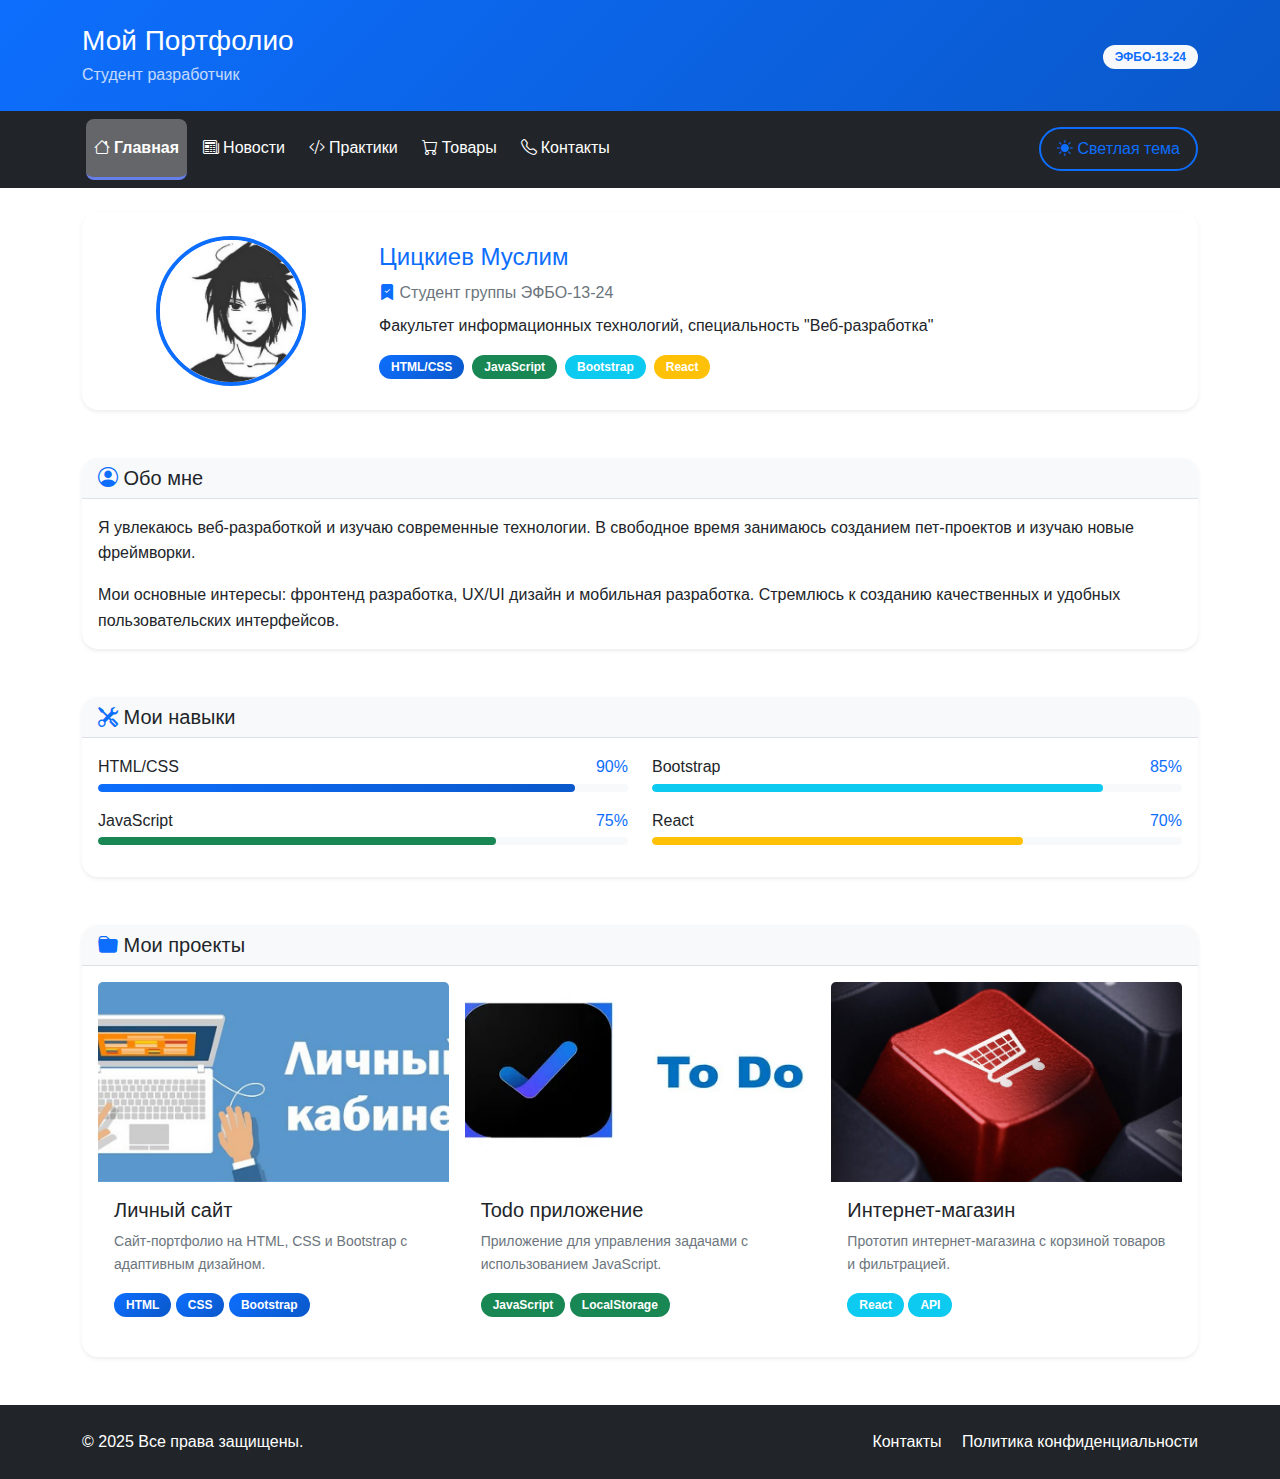
<file: index.html>
﻿<!DOCTYPE html>
<html lang="ru">
<head>
    <meta charset="UTF-8">
    <meta name="viewport" content="width=device-width, initial-scale=1.0">
    <title>Главная - Портфолио</title>
    <link rel="stylesheet" href="style/styles.css">
</head>
<body class="bootstrap-version" data-bs-theme="light">
    <div class="container-fluid p-0">
        <!-- Header -->
        <header class="bg-primary text-white py-4">
            <div class="container">
                <div class="row align-items-center">
                    <div class="col">
                        <h1 class="h3 mb-1">Мой Портфолио</h1>
                        <p class="mb-0 opacity-75">Студент разработчик</p>
                    </div>
                    <div class="col-auto">
                        <span class="badge bg-light text-primary">ЭФБО-13-24</span>
                    </div>
                </div>
            </div>
        </header>

        <!-- Navigation -->
        <nav class="navbar navbar-expand-lg navbar-dark bg-dark">
            <div class="container">
                <button class="navbar-toggler" type="button" data-bs-toggle="collapse" data-bs-target="#navbarNav">
                    <span class="navbar-toggler-icon"></span>
                </button>
                <div class="collapse navbar-collapse" id="navbarNav">
                    <ul class="navbar-nav me-auto">
                        <li class="nav-item">
                            <a class="nav-link active" href="index.html">
                                <i class="bi bi-house me-1"></i>Главная
                            </a>
                        </li>
                        <li class="nav-item">
                            <a class="nav-link" href="pages/news.html">
                                <i class="bi bi-newspaper me-1"></i>Новости
                            </a>
                        </li>
                        <li class="nav-item">
                            <a class="nav-link" href="pages/practices.html">
                                <i class="bi bi-code-slash me-1"></i>Практики
                            </a>
                        </li>
                        <li class="nav-item">
                            <a class="nav-link" href="pages/goods.html">
                                <i class="bi bi-cart me-1"></i>Товары
                            </a>
                        </li>
                        <li class="nav-item">
                            <a class="nav-link" href="pages/contacts.html">
                                <i class="bi bi-telephone me-1"></i>Контакты
                            </a>
                        </li>
                    </ul>
                    <!-- Переключатель темы -->
                    <div class="navbar-nav">
                        <button class="btn theme-toggle" id="themeToggle">
                            <i class="bi bi-sun-fill me-1"></i>
                            <span id="themeText">Светлая тема</span>
                        </button>
                    </div>
                </div>
            </div>
        </nav>

        <!-- Main Content -->
        <main class="container my-4">
            <!-- Profile Section -->
            <section class="mb-5">
                <div class="card shadow-sm">
                    <div class="card-body p-4">
                        <div class="row align-items-center">
                            <div class="col-md-3 text-center mb-3 mb-md-0">
                                <img src="Img/me1.jpg" alt="Фото студента"
                                     class="img-fluid rounded-circle profile-img">
                            </div>
                            <div class="col-md-9">
                                <h2 class="card-title h4 text-primary">Цицкиев Муслим</h2>
                                <p class="card-text text-muted mb-2">
                                    <i class="bi bi-bookmark-check-fill text-primary"></i>
                                    Студент группы ЭФБО-13-24
                                </p>
                                <p class="card-text">
                                    Факультет информационных технологий, специальность "Веб-разработка"
                                </p>
                                <div class="d-flex gap-2 flex-wrap">
                                    <span class="badge bg-primary">HTML/CSS</span>
                                    <span class="badge bg-success">JavaScript</span>
                                    <span class="badge bg-info">Bootstrap</span>
                                    <span class="badge bg-warning">React</span>
                                </div>
                            </div>
                        </div>
                    </div>
                </div>
            </section>

            <!-- About Section -->
            <section class="mb-5">
                <div class="card shadow-sm">
                    <div class="card-header bg-light">
                        <h3 class="card-title h5 mb-0">
                            <i class="bi bi-person-circle text-primary"></i>
                            Обо мне
                        </h3>
                    </div>
                    <div class="card-body">
                        <p class="card-text">
                            Я увлекаюсь веб-разработкой и изучаю современные технологии.
                            В свободное время занимаюсь созданием пет-проектов и изучаю новые фреймворки.
                        </p>
                        <p class="card-text">
                            Мои основные интересы: фронтенд разработка, UX/UI дизайн и мобильная разработка.
                            Стремлюсь к созданию качественных и удобных пользовательских интерфейсов.
                        </p>
                    </div>
                </div>
            </section>

            <!-- Skills Section -->
            <section class="mb-5">
                <div class="card shadow-sm">
                    <div class="card-header bg-light">
                        <h3 class="card-title h5 mb-0">
                            <i class="bi bi-tools text-primary"></i>
                            Мои навыки
                        </h3>
                    </div>
                    <div class="card-body">
                        <div class="row">
                            <div class="col-md-6">
                                <div class="mb-3">
                                    <div class="d-flex justify-content-between mb-1">
                                        <span>HTML/CSS</span>
                                        <span class="text-primary">90%</span>
                                    </div>
                                    <div class="progress" style="height: 8px;">
                                        <div class="progress-bar bg-primary" style="width: 90%"></div>
                                    </div>
                                </div>
                                <div class="mb-3">
                                    <div class="d-flex justify-content-between mb-1">
                                        <span>JavaScript</span>
                                        <span class="text-primary">75%</span>
                                    </div>
                                    <div class="progress" style="height: 8px;">
                                        <div class="progress-bar bg-success" style="width: 75%"></div>
                                    </div>
                                </div>
                            </div>
                            <div class="col-md-6">
                                <div class="mb-3">
                                    <div class="d-flex justify-content-between mb-1">
                                        <span>Bootstrap</span>
                                        <span class="text-primary">85%</span>
                                    </div>
                                    <div class="progress" style="height: 8px;">
                                        <div class="progress-bar bg-info" style="width: 85%"></div>
                                    </div>
                                </div>
                                <div class="mb-3">
                                    <div class="d-flex justify-content-between mb-1">
                                        <span>React</span>
                                        <span class="text-primary">70%</span>
                                    </div>
                                    <div class="progress" style="height: 8px;">
                                        <div class="progress-bar bg-warning" style="width: 70%"></div>
                                    </div>
                                </div>
                            </div>
                        </div>
                    </div>
                </div>
            </section>

            <!-- Projects Section -->
            <section class="mb-5">
                <div class="card shadow-sm">
                    <div class="card-header bg-light">
                        <h3 class="card-title h5 mb-0">
                            <i class="bi bi-folder-fill text-primary"></i>
                            Мои проекты
                        </h3>
                    </div>
                    <div class="card-body">
                        <div class="row g-3">
                            <div class="col-md-4">
                                <div class="card h-100 project-card">
                                    <img src="Img/project1.jpg" class="card-img-top project-img" alt="Личный сайт">
                                    <div class="card-body">
                                        <h5 class="card-title">Личный сайт</h5>
                                        <p class="card-text small text-muted">
                                            Сайт-портфолио на HTML, CSS и Bootstrap с адаптивным дизайном.
                                        </p>
                                        <div class="mb-2">
                                            <span class="badge bg-primary">HTML</span>
                                            <span class="badge bg-primary">CSS</span>
                                            <span class="badge bg-primary">Bootstrap</span>
                                        </div>
                                    </div>
                                </div>
                            </div>
                            <div class="col-md-4">
                                <div class="card h-100 project-card">
                                    <img src="Img/project2.jpg" class="card-img-top project-img" alt="Todo приложение">
                                    <div class="card-body">
                                        <h5 class="card-title">Todo приложение</h5>
                                        <p class="card-text small text-muted">
                                            Приложение для управления задачами с использованием JavaScript.
                                        </p>
                                        <div class="mb-2">
                                            <span class="badge bg-success">JavaScript</span>
                                            <span class="badge bg-success">LocalStorage</span>
                                        </div>
                                    </div>
                                </div>
                            </div>
                            <div class="col-md-4">
                                <div class="card h-100 project-card">
                                    <img src="Img/project3.jpg" class="card-img-top project-img" alt="Интернет-магазин">
                                    <div class="card-body">
                                        <h5 class="card-title">Интернет-магазин</h5>
                                        <p class="card-text small text-muted">
                                            Прототип интернет-магазина с корзиной товаров и фильтрацией.
                                        </p>
                                        <div class="mb-2">
                                            <span class="badge bg-info">React</span>
                                            <span class="badge bg-info">API</span>
                                        </div>
                                    </div>
                                </div>
                            </div>
                        </div>
                    </div>
                </div>
            </section>
        </main>

        <!-- Footer -->
        <footer class="bg-dark text-white py-4 mt-5">
            <div class="container">
                <div class="row align-items-center">
                    <div class="col-md-6">
                        <p class="mb-0">&copy; 2025 Все права защищены.</p>
                    </div>
                    <div class="col-md-6 text-md-end">
                        <a href="pages/contacts.html" class="text-white text-decoration-none me-3">Контакты</a>
                        <a href="#" class="text-white text-decoration-none">Политика конфиденциальности</a>
                    </div>
                </div>
            </div>
        </footer>
    </div>

    <script src="https://cdn.jsdelivr.net/npm/bootstrap@5.3.2/dist/js/bootstrap.bundle.min.js"></script>
    <script>
        // Переключатель темы для Bootstrap версии
        class BootstrapThemeSwitcher {
            constructor() {
                this.theme = localStorage.getItem('bs-theme') || 'light';
                this.themeToggle = document.getElementById('themeToggle');
                this.themeText = document.getElementById('themeText');
                this.init();
            }

            init() {
                this.applyTheme(this.theme);
                this.bindEvents();
            }

            applyTheme(theme) {
                document.body.setAttribute('data-bs-theme', theme);
                localStorage.setItem('bs-theme', theme);

                // Обновляем иконку и текст
                const icon = this.themeToggle.querySelector('i');
                if (theme === 'dark') {
                    icon.className = 'bi bi-moon-fill me-1';
                    this.themeText.textContent = 'Тёмная тема';
                    this.themeToggle.innerHTML = '<i class="bi bi-moon-fill me-1"></i><span id="themeText">Тёмная тема</span>';
                } else {
                    icon.className = 'bi bi-sun-fill me-1';
                    this.themeText.textContent = 'Светлая тема';
                    this.themeToggle.innerHTML = '<i class="bi bi-sun-fill me-1"></i><span id="themeText">Светлая тема</span>';
                }
            }

            bindEvents() {
                this.themeToggle.addEventListener('click', () => {
                    const currentTheme = document.body.getAttribute('data-bs-theme');
                    const newTheme = currentTheme === 'light' ? 'dark' : 'light';
                    this.applyTheme(newTheme);
                });
            }
        }

        // Инициализация при загрузке страницы
        document.addEventListener('DOMContentLoaded', () => {
            new BootstrapThemeSwitcher();
        });
    </script>
</body>
</html>
</file>
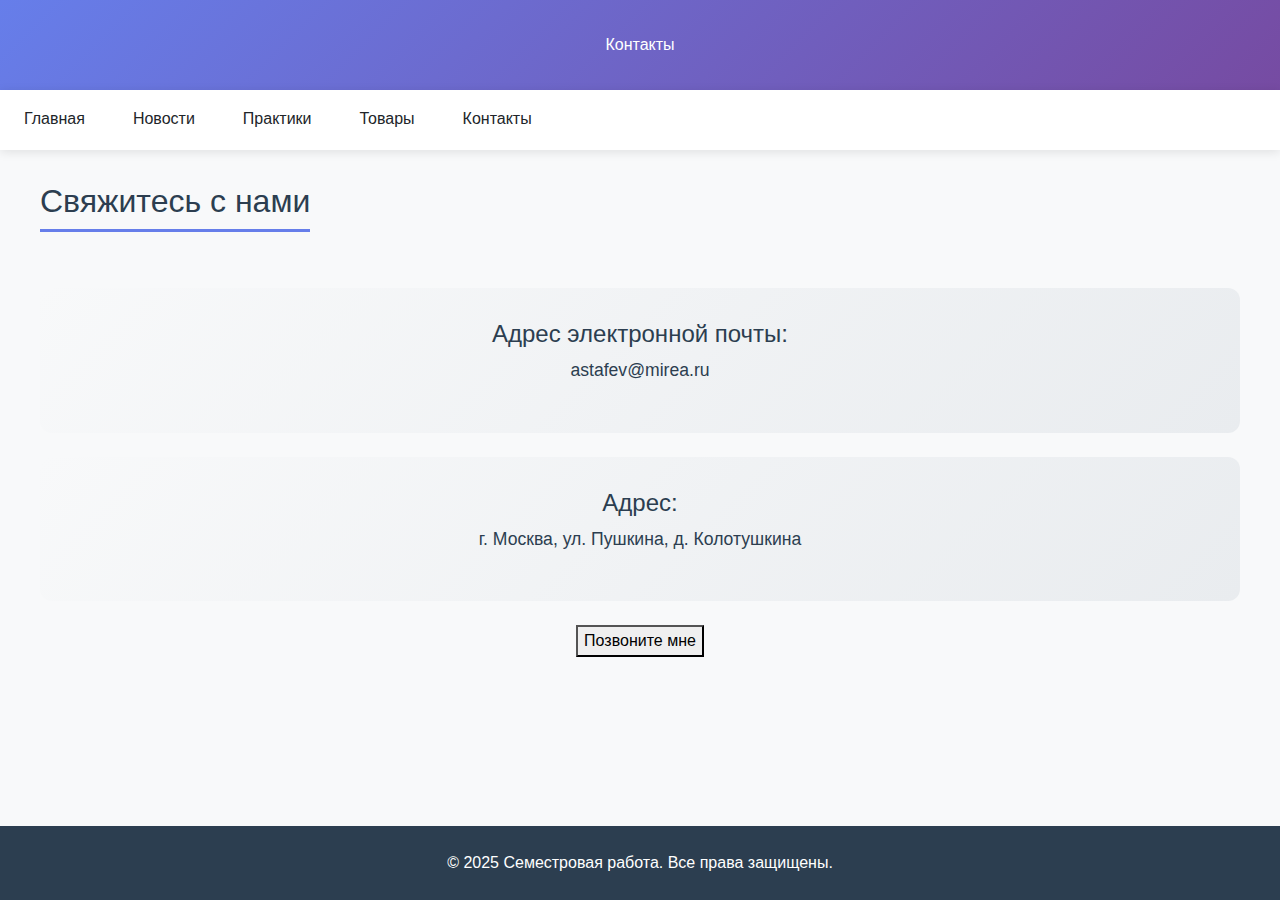
<file: pages/contacts.html>
﻿<!DOCTYPE html>
<html lang="ru">
<head>
    <meta charset="UTF-8">
    <meta name="viewport" content="width=device-width, initial-scale=1.0">
    <title>Контакты - Семестровая работа</title>
    <link rel="stylesheet" href="../style/styles.css">
</head>
<body>
    <div class="page-container">
        <div class="header">Контакты</div>

        <div class="nav">
            <ul class="nav-list">
                <li class="nav-item"><a class="nav-link" href="../index.html">Главная</a></li>
                <li class="nav-item"><a class="nav-link" href="news.html">Новости</a></li>
                <li class="nav-item"><a class="nav-link" href="practices.html">Практики</a></li>
                <li class="nav-item"><a class="nav-link" href="goods.html">Товары</a></li>
                <li class="nav-item"><a class="nav-link" href="contacts.html">Контакты</a></li>
            </ul>
        </div>

        <div class="content">
            <h1 class="section-title">Свяжитесь с нами</h1>

            <div class="contacts-container">
                <div class="contact-info">
                    <h3>Адрес электронной почты:</h3>
                    <p>astafev@mirea.ru</p>
                </div>

                <div class="contact-info">
                    <h3>Адрес:</h3>
                    <p>г. Москва, ул. Пушкина, д. Колотушкина</p>
                </div>

                <button class="call-button" onclick="alert('Функция звонка активирована!')">Позвоните мне</button>
            </div>
        </div>

        <div class="footer">© 2025 Семестровая работа. Все права защищены.</div>
    </div>
</body>
</html>
</file>
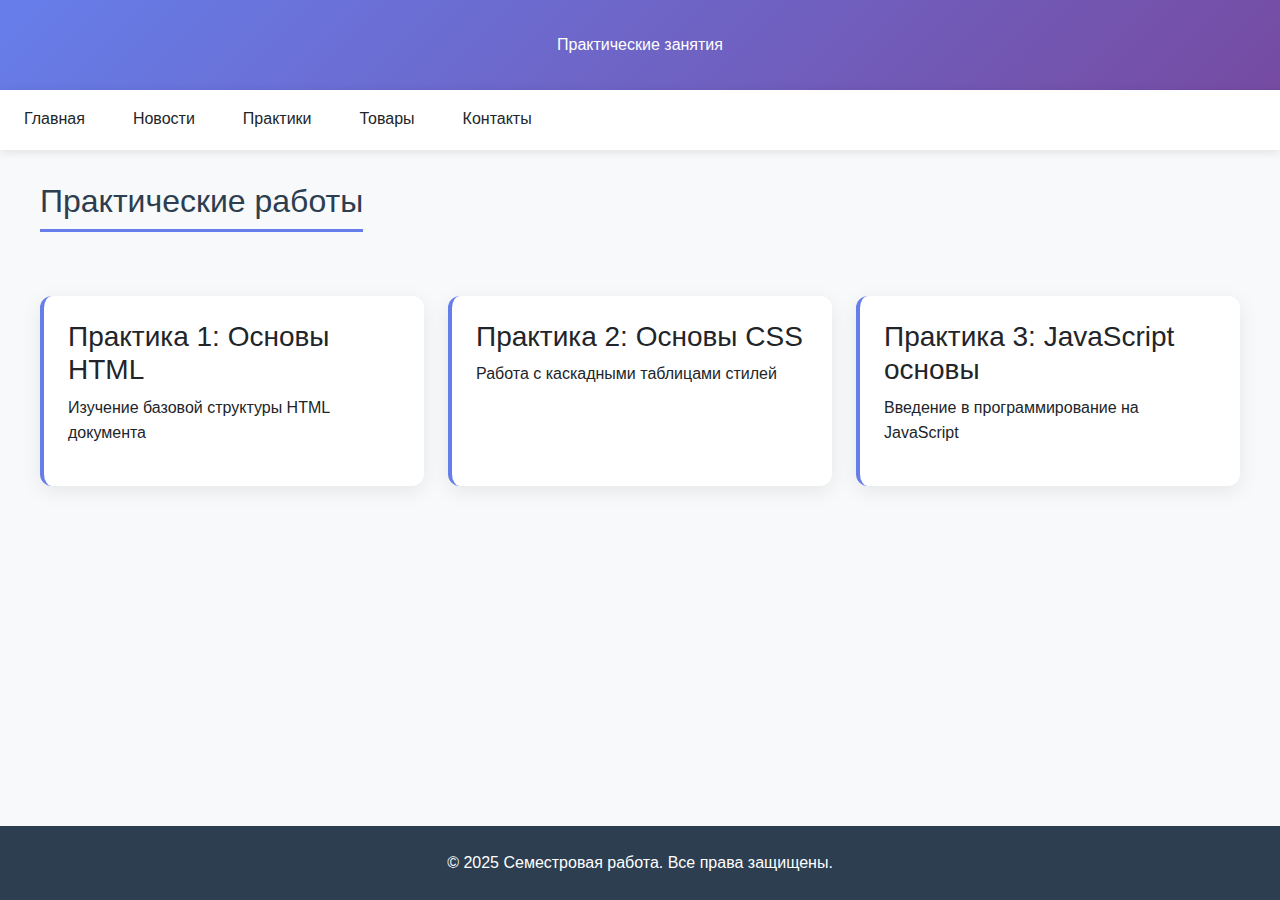
<file: pages/practices.html>
﻿<!DOCTYPE html>
<html lang="ru">
<head>
    <meta charset="UTF-8">
    <meta name="viewport" content="width=device-width, initial-scale=1.0">
    <title>Практики - Семестровая работа</title>
    <link rel="stylesheet" href="../style/styles.css">
</head>
<body>
    <div class="page-container">
        <div class="header">Практические занятия</div>

        <div class="nav">
            <ul class="nav-list">
                <li class="nav-item"><a class="nav-link" href="../index.html">Главная</a></li>
                <li class="nav-item"><a class="nav-link" href="news.html">Новости</a></li>
                <li class="nav-item"><a class="nav-link" href="practices.html">Практики</a></li>
                <li class="nav-item"><a class="nav-link" href="goods.html">Товары</a></li>
                <li class="nav-item"><a class="nav-link" href="contacts.html">Контакты</a></li>
            </ul>
        </div>

        <div class="content">
            <h1 class="section-title">Практические работы</h1>

            <div class="practices-container">
                <div class="practice-card">
                    <h3>Практика 1: Основы HTML</h3>
                    <p>Изучение базовой структуры HTML документа</p>
                </div>

                <div class="practice-card">
                    <h3>Практика 2: Основы CSS</h3>
                    <p>Работа с каскадными таблицами стилей</p>
                </div>

                <div class="practice-card">
                    <h3>Практика 3: JavaScript основы</h3>
                    <p>Введение в программирование на JavaScript</p>
                </div>
            </div>
        </div>

        <div class="footer">© 2025 Семестровая работа. Все права защищены.</div>
    </div>
</body>
</html>
</file>
<file: style/styles.css>
﻿/* ==== СТИЛИ ДЛЯ BOOTSTRAP ВЕРСИИ (index.html) ==== */

/* Импорт Bootstrap */
@import url('https://cdn.jsdelivr.net/npm/bootstrap@5.3.2/dist/css/bootstrap.min.css');
@import url('https://cdn.jsdelivr.net/npm/bootstrap-icons@1.11.1/font/bootstrap-icons.css');

/* CSS переменные для Bootstrap версии */
:root {
    --bs-primary: #0d6efd;
    --bs-secondary: #6c757d;
    --bs-success: #198754;
    --bs-info: #0dcaf0;
    --bs-warning: #ffc107;
    --bs-danger: #dc3545;
    --bs-light: #f8f9fa;
    --bs-dark: #212529;
    --bs-body-bg: #ffffff;
    --bs-body-color: #212529;
    --bs-card-bg: #ffffff;
    --bs-card-color: #212529;
    --bs-header-bg: linear-gradient(135deg, #0d6efd 0%, #0a58ca 100%);
    --bs-footer-bg: #212529;
}

/* Темная тема для Bootstrap */
[data-bs-theme="dark"] {
    --bs-body-bg: #121212;
    --bs-body-color: #e9ecef;
    --bs-card-bg: #1e1e1e;
    --bs-card-color: #e9ecef;
    --bs-light: #2d2d2d;
    --bs-dark: #f8f9fa;
    --bs-header-bg: linear-gradient(135deg, #1a1a1a 0%, #2d2d2d 100%);
    --bs-footer-bg: #1a1a1a;
}

/* Применяем CSS переменные к Bootstrap компонентам */
.bootstrap-version {
    font-family: 'Segoe UI', Tahoma, Geneva, Verdana, sans-serif;
    background-color: var(--bs-body-bg);
    color: var(--bs-body-color);
    transition: all 0.3s ease;
}

    .bootstrap-version .bg-primary {
        background: var(--bs-header-bg) !important;
    }

    .bootstrap-version .bg-dark {
        background-color: var(--bs-footer-bg) !important;
    }

    .bootstrap-version .bg-light {
        background-color: var(--bs-light) !important;
    }

    .bootstrap-version .card {
        background-color: var(--bs-card-bg);
        color: var(--bs-card-color);
        border: 1px solid var(--bs-border-color);
    }

    .bootstrap-version .card-header {
        background-color: var(--bs-light) !important;
        color: var(--bs-body-color);
    }

    .bootstrap-version .text-muted {
        color: var(--bs-secondary) !important;
    }

    .bootstrap-version .text-primary {
        color: var(--bs-primary) !important;
    }

    .bootstrap-version .progress {
        background-color: var(--bs-light);
    }

    /* Кастомные стили для Bootstrap */
    .bootstrap-version .profile-img {
        width: 150px;
        height: 150px;
        object-fit: cover;
        border: 4px solid var(--bs-primary);
        transition: all 0.3s ease;
    }

    .bootstrap-version .project-img {
        height: 200px;
        object-fit: cover;
        transition: transform 0.3s ease;
    }

    .bootstrap-version .card {
        transition: transform 0.3s ease, box-shadow 0.3s ease;
        border: none;
        border-radius: 1rem;
    }

        .bootstrap-version .card:hover {
            transform: translateY(-5px);
            box-shadow: 0 0.5rem 1rem rgba(0, 0, 0, 0.15) !important;
        }

    .bootstrap-version .card-header {
        border-radius: 1rem 1rem 0 0 !important;
        border-bottom: 1px solid var(--bs-border-color);
    }

    .bootstrap-version .progress {
        border-radius: 1rem;
        overflow: hidden;
    }

    .bootstrap-version .progress-bar {
        border-radius: 1rem;
    }

    /* НАВИГАЦИЯ BOOTSTRAP - БЕЛЫЙ ТЕКСТ */
    .bootstrap-version .navbar-nav .nav-link {
        border-radius: 0.5rem;
        margin: 0 0.25rem;
        transition: all 0.3s ease;
        color: white !important; /* Белый текст */
    }

        .bootstrap-version .navbar-nav .nav-link:hover {
            background-color: rgba(255, 255, 255, 0.2);
            transform: translateY(-2px);
            color: white !important;
        }

        .bootstrap-version .navbar-nav .nav-link.active {
            background-color: rgba(255, 255, 255, 0.3);
            font-weight: 600;
            color: white !important;
        }

    .bootstrap-version .badge {
        font-size: 0.75rem;
        padding: 0.375rem 0.75rem;
        border-radius: 1rem;
    }

    /* Анимации для карточек проектов */
    .bootstrap-version .project-card {
        transition: transform 0.3s ease, box-shadow 0.3s ease;
    }

        .bootstrap-version .project-card:hover {
            transform: translateY(-8px);
            box-shadow: 0 1rem 3rem rgba(0, 0, 0, 0.175) !important;
        }

            .bootstrap-version .project-card:hover .project-img {
                transform: scale(1.05);
            }

    /* Стили для переключателя темы в Bootstrap */
    .bootstrap-version .theme-toggle {
        background: transparent;
        border: 2px solid var(--bs-primary);
        color: var(--bs-primary);
        border-radius: 50px;
        padding: 0.5rem 1rem;
        transition: all 0.3s ease;
        font-weight: 500;
    }

        .bootstrap-version .theme-toggle:hover {
            background: var(--bs-primary);
            color: white;
            transform: translateY(-2px);
        }

        .bootstrap-version .theme-toggle .bi {
            transition: transform 0.3s ease;
        }

        .bootstrap-version .theme-toggle:hover .bi {
            transform: rotate(180deg);
        }

/* ==== БЭМ ВЕРСИЯ СТИЛИ ==== */

/* CSS ПЕРЕМЕННЫЕ ДЛЯ БЭМ ВЕРСИИ */
:root {
    /* Цветовая палитра - светлая тема */
    --color-primary: #667eea;
    --color-primary-dark: #5a6fd8;
    --color-secondary: #764ba2;
    --color-success: #28a745;
    --color-info: #17a2b8;
    --color-warning: #ffc107;
    --color-danger: #dc3545;
    /* Основные цвета */
    --color-bg: #f8f9fa;
    --color-bg-alt: #ffffff;
    --color-text: #212529;
    --color-text-muted: #6c757d;
    --color-border: #dee2e6;
    /* Типографика */
    --font-family-base: 'Segoe UI', Tahoma, Geneva, Verdana, sans-serif;
    --font-size-base: 1rem;
    --font-size-sm: 0.875rem;
    --font-size-lg: 1.125rem;
    --font-size-xl: 1.25rem;
    --font-size-2xl: 1.5rem;
    --font-size-3xl: 2rem;
    /* Отступы */
    --spacing-xs: 0.25rem;
    --spacing-sm: 0.5rem;
    --spacing-md: 1rem;
    --spacing-lg: 1.5rem;
    --spacing-xl: 2rem;
    --spacing-2xl: 3rem;
    /* Тени */
    --shadow-sm: 0 0.125rem 0.25rem rgba(0, 0, 0, 0.075);
    --shadow-md: 0 0.5rem 1rem rgba(0, 0, 0, 0.15);
    --shadow-lg: 0 1rem 3rem rgba(0, 0, 0, 0.175);
    /* Радиусы */
    --radius-sm: 0.25rem;
    --radius-md: 0.375rem;
    --radius-lg: 0.5rem;
    --radius-xl: 1rem;
    /* Анимации */
    --transition-fast: 0.15s ease;
    --transition-normal: 0.3s ease;
    --transition-slow: 0.5s ease;
}

/* Тёмная тема для БЭМ версии */
[data-theme="dark"] {
    --color-bg: #121212;
    --color-bg-alt: #1e1e1e;
    --color-text: #e9ecef;
    --color-text-muted: #adb5bd;
    --color-border: #495057;
}

/* БАЗОВЫЕ СТИЛИ ДЛЯ БЭМ ВЕРСИИ */
.bem-version {
    font-family: var(--font-family-base);
    font-size: var(--font-size-base);
    line-height: 1.6;
    color: var(--color-text);
    background-color: var(--color-bg);
    transition: background-color var(--transition-normal), color var(--transition-normal);
    min-height: 100vh;
    margin: 0;
    padding: 0;
}

    .bem-version * {
        box-sizing: border-box;
    }

    .bem-version .container {
        max-width: 1200px;
        margin: 0 auto;
        padding: 0 var(--spacing-md);
    }

    /* БЛОК PAGE (БЭМ) */
    .bem-version .page {
        min-height: 100vh;
        display: flex;
        flex-direction: column;
    }

    /* БЛОК HEADER (БЭМ) */
    .bem-version .header {
        background: linear-gradient(135deg, var(--color-primary) 0%, var(--color-secondary) 100%);
        color: white;
        padding: var(--spacing-2xl) 0;
        text-align: center;
    }

    .bem-version .header__title {
        font-size: var(--font-size-3xl);
        font-weight: 300;
        margin-bottom: var(--spacing-sm);
    }

    .bem-version .header__subtitle {
        font-size: var(--font-size-lg);
        opacity: 0.9;
    }

    /* БЛОК NAV (БЭМ) */
    .bem-version .nav {
        background-color: var(--color-bg-alt);
        box-shadow: var(--shadow-sm);
        position: sticky;
        top: 0;
        z-index: 100;
    }

    .bem-version .nav__list {
        list-style: none;
        display: flex;
        justify-content: center;
        margin: 0;
        padding: 0;
        flex-wrap: wrap;
    }

    .bem-version .nav__item {
        margin: 0;
    }

    .bem-version .nav__link {
        display: block;
        padding: var(--spacing-md) var(--spacing-lg);
        color: var(--color-text);
        text-decoration: none;
        font-weight: 500;
        transition: all var(--transition-fast);
        border-bottom: 3px solid transparent;
    }

        .bem-version .nav__link:hover {
            color: var(--color-primary);
            background-color: rgba(var(--color-primary), 0.1);
        }

    /* Модификатор --active */
    .bem-version .nav__item--active .nav__link {
        color: var(--color-primary);
        border-bottom-color: var(--color-primary);
        background-color: rgba(var(--color-primary), 0.05);
    }

    /* БЛОК MAIN (БЭМ) */
    .bem-version .main {
        flex: 1;
        padding: var(--spacing-2xl) 0;
    }

    /* БЛОК PROFILE (БЭМ) */
    .bem-version .profile {
        margin-bottom: var(--spacing-2xl);
    }

    .bem-version .profile__card {
        background-color: var(--color-bg-alt);
        border-radius: var(--radius-xl);
        padding: var(--spacing-2xl);
        box-shadow: var(--shadow-md);
        display: flex;
        align-items: center;
        gap: var(--spacing-2xl);
        transition: transform var(--transition-normal), box-shadow var(--transition-normal);
    }

        .bem-version .profile__card:hover {
            transform: translateY(-5px);
            box-shadow: var(--shadow-lg);
        }

    .bem-version .profile__photo {
        width: 150px;
        height: 150px;
        border-radius: 50%;
        object-fit: cover;
        border: 4px solid var(--color-primary);
        flex-shrink: 0;
    }

    .bem-version .profile__info {
        flex: 1;
    }

    .bem-version .profile__name {
        font-size: var(--font-size-2xl);
        color: var(--color-primary);
        margin-bottom: var(--spacing-sm);
    }

    .bem-version .profile__group {
        color: var(--color-success);
        font-size: var(--font-size-lg);
        margin-bottom: var(--spacing-sm);
    }

    .bem-version .profile__faculty {
        color: var(--color-text-muted);
        margin-bottom: var(--spacing-lg);
    }

    .bem-version .profile__skills {
        display: flex;
        gap: var(--spacing-sm);
        flex-wrap: wrap;
    }

    /* БЛОК ABOUT (БЭМ) */
    .bem-version .about {
        background-color: var(--color-bg-alt);
        border-radius: var(--radius-xl);
        padding: var(--spacing-2xl);
        margin-bottom: var(--spacing-2xl);
        box-shadow: var(--shadow-md);
    }

    .bem-version .about__title {
        font-size: var(--font-size-2xl);
        color: var(--color-primary);
        margin-bottom: var(--spacing-lg);
        border-left: 4px solid var(--color-primary);
        padding-left: var(--spacing-md);
    }

    .bem-version .about__content {
        line-height: 1.7;
    }

    .bem-version .about__text {
        margin-bottom: var(--spacing-md);
        color: var(--color-text);
    }

        .bem-version .about__text:last-child {
            margin-bottom: 0;
        }

    /* БЛОК SKILLS (БЭМ) */
    .bem-version .skills {
        background-color: var(--color-bg-alt);
        border-radius: var(--radius-xl);
        padding: var(--spacing-2xl);
        margin-bottom: var(--spacing-2xl);
        box-shadow: var(--shadow-md);
    }

    .bem-version .skills__title {
        font-size: var(--font-size-2xl);
        color: var(--color-primary);
        margin-bottom: var(--spacing-lg);
        border-left: 4px solid var(--color-primary);
        padding-left: var(--spacing-md);
    }

    .bem-version .skills__grid {
        display: grid;
        grid-template-columns: repeat(auto-fit, minmax(300px, 1fr));
        gap: var(--spacing-lg);
    }

    /* Блок SKILL-ITEM */
    .bem-version .skill-item {
        margin-bottom: var(--spacing-md);
    }

    .bem-version .skill-item__header {
        display: flex;
        justify-content: space-between;
        align-items: center;
        margin-bottom: var(--spacing-sm);
    }

    .bem-version .skill-item__name {
        font-weight: 600;
        color: var(--color-text);
    }

    .bem-version .skill-item__percentage {
        color: var(--color-primary);
        font-weight: 600;
    }

    .bem-version .skill-item__bar {
        height: 8px;
        background-color: var(--color-border);
        border-radius: var(--radius-lg);
        overflow: hidden;
    }

    .bem-version .skill-item__progress {
        height: 100%;
        border-radius: var(--radius-lg);
        transition: width var(--transition-slow) ease;
    }

    /* Модификаторы прогресса */
    .bem-version .skill-item__progress--html {
        width: 90%;
        background: linear-gradient(90deg, var(--color-primary), var(--color-secondary));
    }

    .bem-version .skill-item__progress--js {
        width: 75%;
        background: linear-gradient(90deg, var(--color-success), #20c997);
    }

    .bem-version .skill-item__progress--bootstrap {
        width: 85%;
        background: linear-gradient(90deg, var(--color-info), #0dcaf0);
    }

    .bem-version .skill-item__progress--react {
        width: 70%;
        background: linear-gradient(90deg, var(--color-warning), #fd7e14);
    }

    /* БЛОК PROJECTS (БЭМ) */
    .bem-version .projects {
        margin-bottom: var(--spacing-2xl);
    }

    .bem-version .projects__title {
        font-size: var(--font-size-2xl);
        color: var(--color-primary);
        margin-bottom: var(--spacing-lg);
        border-left: 4px solid var(--color-primary);
        padding-left: var(--spacing-md);
    }

    .bem-version .projects__grid {
        display: grid;
        grid-template-columns: repeat(auto-fit, minmax(350px, 1fr));
        gap: var(--spacing-lg);
    }

    /* Блок PROJECT-CARD */
    .bem-version .project-card {
        background-color: var(--color-bg-alt);
        border-radius: var(--radius-xl);
        overflow: hidden;
        box-shadow: var(--shadow-md);
        transition: all var(--transition-normal);
        border: 1px solid var(--color-border);
    }

        .bem-version .project-card:hover {
            transform: translateY(-8px);
            box-shadow: var(--shadow-lg);
        }

    .bem-version .project-card__image {
        height: 200px;
        overflow: hidden;
    }

        .bem-version .project-card__image img {
            width: 100%;
            height: 100%;
            object-fit: cover;
            transition: transform var(--transition-normal);
        }

    .bem-version .project-card:hover .project-card__image img {
        transform: scale(1.05);
    }

    .bem-version .project-card__content {
        padding: var(--spacing-xl);
    }

    .bem-version .project-card__title {
        font-size: var(--font-size-xl);
        color: var(--color-primary);
        margin-bottom: var(--spacing-sm);
    }

    .bem-version .project-card__description {
        color: var(--color-text-muted);
        margin-bottom: var(--spacing-lg);
        line-height: 1.6;
    }

    .bem-version .project-card__tags {
        display: flex;
        gap: var(--spacing-sm);
        flex-wrap: wrap;
    }

    /* ТЕГИ И СКИЛЛ-ТЭГИ (БЭМ) */
    .bem-version .skill-tag {
        padding: var(--spacing-xs) var(--spacing-md);
        border-radius: var(--radius-lg);
        font-size: var(--font-size-sm);
        font-weight: 600;
        color: white;
        transition: all var(--transition-fast);
    }

        .bem-version .skill-tag:hover {
            transform: translateY(-2px);
            box-shadow: var(--shadow-sm);
        }

    .bem-version .tag {
        padding: var(--spacing-xs) var(--spacing-sm);
        border-radius: var(--radius-sm);
        font-size: var(--font-size-sm);
        font-weight: 500;
        color: white;
    }

    /* Модификаторы тегов */
    .bem-version .skill-tag--html,
    .bem-version .tag--html {
        background-color: #e34c26;
    }

    .bem-version .skill-tag--css,
    .bem-version .tag--css {
        background-color: #264de4;
    }

    .bem-version .skill-tag--js,
    .bem-version .tag--js {
        background-color: #f0db4f;
        color: #323330;
    }

    .bem-version .skill-tag--bootstrap,
    .bem-version .tag--bootstrap {
        background-color: #7952b3;
    }

    .bem-version .skill-tag--react,
    .bem-version .tag--react {
        background-color: #61dafb;
        color: #282c34;
    }

    .bem-version .tag--storage {
        background-color: var(--color-info);
    }

    .bem-version .tag--api {
        background-color: var(--color-success);
    }

    /* БЛОК THEME-SWITCHER (БЭМ) */
    .bem-version .theme-switcher {
        display: flex;
        justify-content: center;
        gap: var(--spacing-md);
        margin-top: var(--spacing-2xl);
        padding: var(--spacing-lg);
        background-color: var(--color-bg-alt);
        border-radius: var(--radius-xl);
        box-shadow: var(--shadow-md);
    }

    .bem-version .theme-switcher__btn {
        padding: var(--spacing-md) var(--spacing-lg);
        border: 2px solid var(--color-primary);
        border-radius: var(--radius-lg);
        background: transparent;
        color: var(--color-primary);
        font-weight: 600;
        cursor: pointer;
        transition: all var(--transition-normal);
    }

        .bem-version .theme-switcher__btn:hover {
            background-color: var(--color-primary);
            color: white;
            transform: translateY(-2px);
        }

    .bem-version .theme-switcher__btn--light {
        border-color: var(--color-warning);
        color: var(--color-warning);
    }

        .bem-version .theme-switcher__btn--light:hover {
            background-color: var(--color-warning);
            color: #000;
        }

    .bem-version .theme-switcher__btn--dark {
        border-color: var(--color-secondary);
        color: var(--color-secondary);
    }

        .bem-version .theme-switcher__btn--dark:hover {
            background-color: var(--color-secondary);
            color: white;
        }

    /* БЛОК FOOTER (БЭМ) */
    .bem-version .footer {
        background-color: var(--color-bg-alt);
        border-top: 1px solid var(--color-border);
        padding: var(--spacing-xl) 0;
        margin-top: auto;
    }

    .bem-version .footer__content {
        display: flex;
        justify-content: space-between;
        align-items: center;
        flex-wrap: wrap;
        gap: var(--spacing-md);
    }

    .bem-version .footer__text {
        color: var(--color-text-muted);
    }

    .bem-version .footer__links {
        display: flex;
        gap: var(--spacing-lg);
    }

    .bem-version .footer__link {
        color: var(--color-text-muted);
        text-decoration: none;
        transition: color var(--transition-fast);
    }

        .bem-version .footer__link:hover {
            color: var(--color-primary);
        }

/* ==== ОБЩИЕ СТИЛИ ДЛЯ ВСЕХ СТРАНИЦ ==== */

/* БАЗОВЫЕ СТИЛИ */
body {
    font-family: 'Segoe UI', Tahoma, Geneva, Verdana, sans-serif;
    margin: 0;
    padding: 0;
    background-color: #f8f9fa;
    color: #212529;
    line-height: 1.6;
}

.page-container {
    min-height: 100vh;
    display: flex;
    flex-direction: column;
}

/* HEADER */
.header {
    background: linear-gradient(135deg, #667eea 0%, #764ba2 100%);
    color: white;
    padding: 2rem 0;
    text-align: center;
    margin-bottom: 0;
}

    .header h1 {
        margin: 0;
        font-size: 2.5rem;
        font-weight: 300;
    }

/* NAVIGATION */
.nav {
    background-color: white;
    box-shadow: 0 2px 10px rgba(0, 0, 0, 0.1);
    position: sticky;
    top: 0;
    z-index: 100;
}

.nav-list {
    list-style: none;
    display: flex;
    justify-content: center;
    margin: 0;
    padding: 0;
    flex-wrap: wrap;
}

.nav-item {
    margin: 0;
}

.nav-link {
    display: block;
    padding: 1rem 1.5rem;
    color: #212529;
    text-decoration: none;
    font-weight: 500;
    transition: all 0.3s ease;
    border-bottom: 3px solid transparent;
}

    .nav-link:hover {
        color: #667eea;
        background-color: rgba(102, 126, 234, 0.1);
    }

    .nav-link.active {
        color: #667eea;
        border-bottom-color: #667eea;
        background-color: rgba(102, 126, 234, 0.05);
    }

/* MAIN CONTENT */
.content {
    flex: 1;
    padding: 2rem 0;
    max-width: 1200px;
    margin: 0 auto;
    width: 100%;
}

.section-title {
    font-size: 2rem;
    color: #2c3e50;
    margin-bottom: 2rem;
    text-align: center;
    border-bottom: 3px solid #667eea;
    padding-bottom: 0.5rem;
    display: inline-block;
}

/* FOOTER */
.footer {
    background-color: #2c3e50;
    color: white;
    text-align: center;
    padding: 1.5rem 0;
    margin-top: auto;
}

    .footer p {
        margin: 0;
        color: #bdc3c7;
    }

/* ==== СТИЛИ ДЛЯ СТРАНИЦЫ ТОВАРОВ (goods_v1.html) ==== */
.products-grid {
    display: grid;
    grid-template-columns: repeat(auto-fit, minmax(280px, 1fr));
    gap: 2rem;
    margin-top: 2rem;
}

.product-card {
    background: white;
    border-radius: 12px;
    padding: 1.5rem;
    box-shadow: 0 5px 20px rgba(0, 0, 0, 0.08);
    transition: all 0.3s ease;
    text-align: center;
    border: 1px solid #e9ecef;
}

    .product-card:hover {
        transform: translateY(-5px);
        box-shadow: 0 10px 30px rgba(0, 0, 0, 0.15);
    }

.product-image {
    width: 100%;
    height: 200px;
    object-fit: cover;
    border-radius: 8px;
    margin-bottom: 1rem;
}

.product-name {
    font-size: 1.25rem;
    color: #2c3e50;
    margin: 0.5rem 0;
    font-weight: 600;
}

.product-price {
    font-size: 1.5rem;
    color: #667eea;
    font-weight: 700;
    margin: 0.5rem 0;
}

.buy-button {
    background: linear-gradient(135deg, #667eea 0%, #764ba2 100%);
    color: white;
    border: none;
    padding: 0.75rem 2rem;
    border-radius: 25px;
    cursor: pointer;
    font-size: 1rem;
    font-weight: 600;
    transition: all 0.3s ease;
    width: 100%;
    margin-top: 1rem;
}

    .buy-button:hover {
        transform: translateY(-2px);
        box-shadow: 0 8px 25px rgba(102, 126, 234, 0.4);
    }

/* ==== СТИЛИ ДЛЯ СТРАНИЦЫ НОВОСТЕЙ (news.html) ==== */
.news-section {
    margin-top: 2rem;
}

.news-card {
    background: white;
    padding: 2rem;
    border-radius: 12px;
    box-shadow: 0 5px 20px rgba(0, 0, 0, 0.08);
    margin-bottom: 2rem;
    border-left: 4px solid #667eea;
    transition: transform 0.3s ease;
}

    .news-card:hover {
        transform: translateY(-5px);
    }

.news-title {
    font-size: 1.5rem;
    color: #2c3e50;
    margin: 0 0 1rem 0;
    font-weight: 600;
}

.news-meta {
    display: flex;
    gap: 1.5rem;
    margin-bottom: 1rem;
    font-size: 0.9rem;
    color: #7f8c8d;
}

.news-text {
    color: #555;
    line-height: 1.7;
    margin: 0;
}

/* ==== СТИЛИ ДЛЯ СТРАНИЦЫ ПРАКТИК (practices.html) ==== */
.practices-container {
    display: grid;
    grid-template-columns: repeat(auto-fit, minmax(350px, 1fr));
    gap: 1.5rem;
    margin-top: 2rem;
}

.practice-card {
    background: white;
    padding: 1.5rem;
    border-radius: 12px;
    box-shadow: 0 5px 20px rgba(0, 0, 0, 0.08);
    transition: transform 0.3s ease;
    border-left: 4px solid #667eea;
}

    .practice-card:hover {
        transform: translateY(-5px);
    }

.practice-title {
    font-size: 1.25rem;
    color: #2c3e50;
    margin: 0 0 0.5rem 0;
    font-weight: 600;
}

.practice-desc {
    color: #7f8c8d;
    line-height: 1.6;
    margin: 0 0 1rem 0;
}

.practice-status {
    padding: 0.25rem 1rem;
    border-radius: 15px;
    font-size: 0.8rem;
    font-weight: 600;
    text-transform: uppercase;
    display: inline-block;
}

    .practice-status.completed {
        background: #d4edda;
        color: #155724;
    }

    .practice-status.in-progress {
        background: #fff3cd;
        color: #856404;
    }

    .practice-status.pending {
        background: #f8d7da;
        color: #721c24;
    }

/* ==== СТИЛИ ДЛЯ СТРАНИЦЫ КОНТАКТОВ (contacts.html) ==== */
.contacts-container {
    text-align: center;
}

.contact-info {
    background: linear-gradient(135deg, #f8f9fa 0%, #e9ecef 100%);
    padding: 2rem;
    margin: 1.5rem 0;
    border-radius: 12px;
    font-size: 1.1rem;
    color: #2c3e50;
}

    .contact-info h3 {
        margin-top: 0;
        color: #2c3e50;
        font-size: 1.5rem;
    }

.contact-grid {
    display: grid;
    grid-template-columns: repeat(auto-fit, minmax(250px, 1fr));
    gap: 1.5rem;
    margin: 2rem 0;
}

.contact-item {
    background: #f8f9fa;
    padding: 1.5rem;
    border-radius: 10px;
    text-align: center;
    border: 1px solid #e9ecef;
}

    .contact-item h3 {
        color: #2c3e50;
        margin: 0 0 1rem 0;
        font-size: 1.25rem;
    }

    .contact-item p {
        color: #7f8c8d;
        margin: 0;
        font-size: 1.1rem;
        font-weight: 500;
    }

.contact-button {
    background: linear-gradient(135deg, #667eea 0%, #764ba2 100%);
    color: white;
    border: none;
    padding: 1rem 2.5rem;
    font-size: 1.1rem;
    border-radius: 30px;
    cursor: pointer;
    margin-top: 1rem;
    font-weight: 600;
    transition: all 0.3s ease;
}

    .contact-button:hover {
        transform: translateY(-2px);
        box-shadow: 0 8px 25px rgba(102, 126, 234, 0.4);
    }

/* ==== СТИЛИ ДЛЯ МОДАЛЬНОГО ОКНА ==== */
dialog::backdrop {
    background: rgba(0, 0, 0, 0.6);
    animation: fadeIn 0.3s ease;
}

dialog {
    border: none;
    border-radius: 12px;
    padding: 0;
    box-shadow: 0 10px 30px rgba(0, 0, 0, 0.3);
    animation: slideIn 0.3s ease;
    max-width: 500px;
    width: 90vw;
    max-height: 90vh;
    overflow-y: auto;
}

.modal-header {
    background: linear-gradient(135deg, #2c3e50 0%, #34495e 100%);
    color: white;
    padding: 1.5rem;
    border-radius: 12px 12px 0 0;
    margin: 0;
}

    .modal-header h2 {
        margin: 0;
        color: white;
        font-size: 1.5rem;
    }

.modal-content {
    padding: 2rem;
}

.form-group {
    margin-bottom: 1.5rem;
}

    .form-group label {
        display: block;
        margin-bottom: 0.5rem;
        font-weight: 600;
        color: #2c3e50;
    }

    .form-group input,
    .form-group select,
    .form-group textarea {
        width: 100%;
        padding: 0.75rem;
        border: 2px solid #e9ecef;
        border-radius: 6px;
        font-size: 1rem;
        transition: border-color 0.3s ease;
        box-sizing: border-box;
        font-family: inherit;
    }

        .form-group input:focus,
        .form-group select:focus,
        .form-group textarea:focus {
            outline: none;
            border-color: #667eea;
        }

    .form-group textarea {
        min-height: 100px;
        resize: vertical;
    }

.modal-actions {
    display: flex;
    gap: 1rem;
    justify-content: flex-end;
    margin-top: 2rem;
}

.btn {
    padding: 0.75rem 1.5rem;
    border: none;
    border-radius: 6px;
    cursor: pointer;
    font-size: 1rem;
    transition: all 0.3s ease;
    font-weight: 600;
    font-family: inherit;
}

.btn-primary {
    background: linear-gradient(135deg, #667eea 0%, #764ba2 100%);
    color: white;
}

    .btn-primary:hover {
        transform: translateY(-2px);
        box-shadow: 0 5px 15px rgba(102, 126, 234, 0.4);
    }

.btn-secondary {
    background: #f8f9fa;
    color: #2c3e50;
    border: 2px solid #e9ecef;
}

    .btn-secondary:hover {
        background: #e9ecef;
    }

.required {
    color: #e74c3c;
}

/* Стили для карточек товаров в Bootstrap версии */
.bootstrap-version .product-img {
    height: 200px;
    object-fit: cover;
    transition: transform 0.3s ease;
}

.bootstrap-version .product-card {
    transition: all 0.3s ease;
    border: 1px solid var(--bs-border-color);
}

    .bootstrap-version .product-card:hover {
        transform: translateY(-5px);
        box-shadow: 0 0.5rem 1rem rgba(0, 0, 0, 0.15);
    }

        .bootstrap-version .product-card:hover .product-img {
            transform: scale(1.05);
        }

/* Стили для рейтинга */
.bootstrap-version .rating {
    color: #ffc107;
}

/* Анимации */
@keyframes fadeIn {
    from {
        opacity: 0;
    }

    to {
        opacity: 1;
    }
}

@keyframes slideIn {
    from {
        opacity: 0;
        transform: translateY(-50px) scale(0.9);
    }

    to {
        opacity: 1;
        transform: translateY(0) scale(1);
    }
}

/* ==== АДАПТИВНОСТЬ ==== */
@media (max-width: 768px) {
    .content {
        padding: 1rem;
    }

    .nav-list {
        flex-direction: column;
        align-items: center;
    }

    .nav-item {
        width: 100%;
        text-align: center;
    }

    .nav-link {
        padding: 0.75rem 1rem;
    }

    .header h1 {
        font-size: 2rem;
    }

    .section-title {
        font-size: 1.5rem;
    }

    .products-grid {
        grid-template-columns: 1fr;
        gap: 1rem;
    }

    .practices-container {
        grid-template-columns: 1fr;
    }

    .contact-grid {
        grid-template-columns: 1fr;
    }

    .news-meta {
        flex-direction: column;
        gap: 0.5rem;
    }

    .news-card,
    .practice-card,
    .contact-info {
        padding: 1.5rem;
    }

    .modal-actions {
        flex-direction: column;
    }

    .btn {
        width: 100%;
    }

    .bootstrap-version .product-img {
        height: 150px;
    }

    .bem-version .container {
        padding: 0 var(--spacing-sm);
    }

    .bem-version .nav__list {
        flex-direction: column;
        align-items: center;
    }

    .bem-version .profile__card {
        flex-direction: column;
        text-align: center;
        padding: var(--spacing-xl);
    }

    .bem-version .profile__photo {
        width: 120px;
        height: 120px;
    }

    .bem-version .skills__grid {
        grid-template-columns: 1fr;
    }

    .bem-version .projects__grid {
        grid-template-columns: 1fr;
    }

    .bem-version .footer__content {
        flex-direction: column;
        text-align: center;
    }

    .bem-version .theme-switcher {
        flex-direction: column;
    }

    .bem-version .header__title {
        font-size: var(--font-size-2xl);
    }
}

@media (max-width: 480px) {
    .header {
        padding: 1.5rem 0;
    }

        .header h1 {
            font-size: 1.75rem;
        }

    .content {
        padding: 0.5rem;
    }

    .news-card,
    .practice-card,
    .contact-info {
        padding: 1rem;
    }

    .product-card {
        padding: 1rem;
    }

    dialog {
        margin: 1rem;
        width: calc(100vw - 2rem);
    }

    .bem-version .profile__skills {
        justify-content: center;
    }

    .bem-version .project-card__tags {
        justify-content: center;
    }

    .bem-version .footer__links {
        flex-direction: column;
        gap: var(--spacing-sm);
    }
}

/* Дополнительные стили для Bootstrap версии товаров */
@media (max-width: 576px) {
    .bootstrap-version .d-flex.justify-content-between.align-items-center {
        flex-direction: column;
        align-items: flex-start !important;
        gap: 0.5rem;
    }

    .bootstrap-version .d-flex.gap-2 {
        flex-direction: column;
    }

        .bootstrap-version .d-flex.gap-2 .btn {
            width: 100%;
        }
}
</file>
